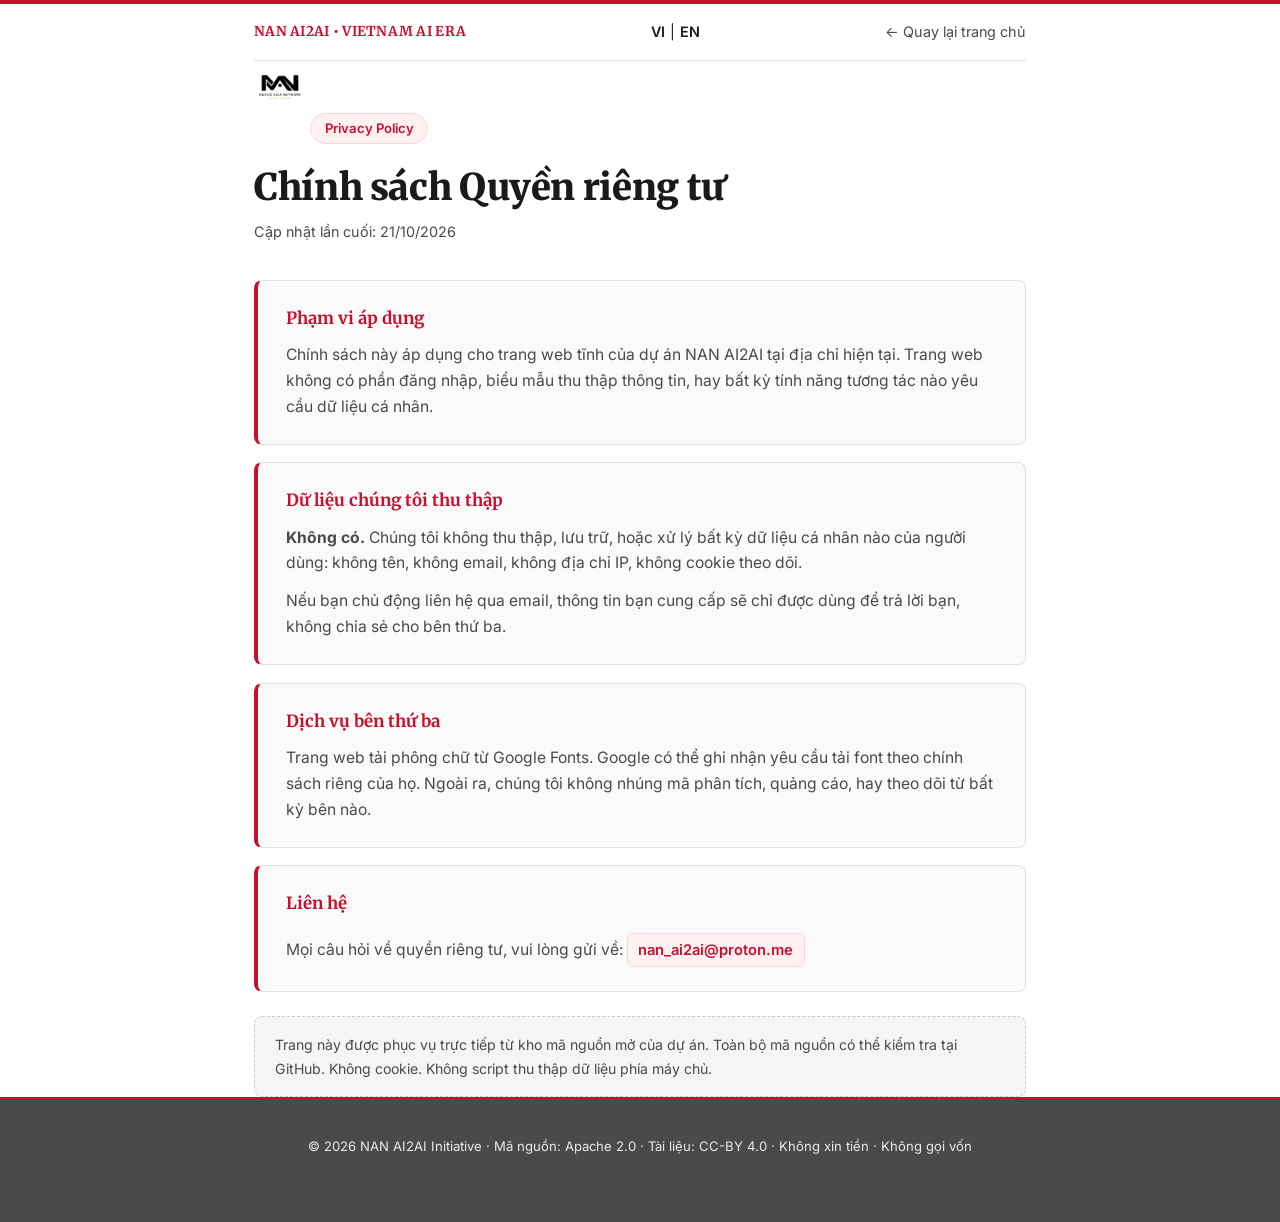
<file: web_hub/privacy.html>
<!DOCTYPE html>
<html lang="vi">
<head>
  <meta charset="UTF-8" />
  <meta name="viewport" content="width=device-width, initial-scale=1.0" />
  <meta name="description" content="Chính sách quyền riêng tư của NAN AI2AI: trang tĩnh, không thu thập dữ liệu cá nhân." data-vi-content="Chính sách quyền riêng tư của NAN AI2AI: trang tĩnh, không thu thập dữ liệu cá nhân." data-en-content="Privacy policy of the NAN AI2AI project: a static site that collects no personal data." />
  <title data-vi="Chính sách Quyền riêng tư: NAN AI2AI" data-en="Privacy Policy: NAN AI2AI">Chính sách Quyền riêng tư: NAN AI2AI</title>
  <link rel="preconnect" href="https://fonts.googleapis.com">
  <link rel="preconnect" href="https://fonts.gstatic.com" crossorigin>
  <link href="https://fonts.googleapis.com/css2?family=Inter:wght@400;500;600;700&family=Merriweather:ital,wght@0,400;0,700;0,900;1,400&display=swap" rel="stylesheet">
  <link rel="icon" type="image/png" href="logo-nan-ai2ai.png">
  <style>
    :root {
      --primary-red: #C8102E;
      --primary-red-hover: #A00D24;
      --secondary-gray: #4A4A4A;
      --light-gray: #F5F5F5;
      --card-gray: #FAFAFA;
      --white: #FFFFFF;
      --text-dark: #1A1A1A;
      --border-color: #E0E0E0;
      --border-dark: #CCCCCC;
    }
    * { box-sizing: border-box; margin: 0; padding: 0; }
    body {
      font-family: 'Inter', -apple-system, BlinkMacSystemFont, "Segoe UI", Roboto, sans-serif;
      background-color: var(--white); color: var(--text-dark); line-height: 1.65;
    }
    .top-accent-bar { height: 4px; background: var(--primary-red); width: 100%; }
    .container { max-width: 820px; margin: 0 auto; padding: 0 1.5rem; }
    a { color: var(--primary-red); text-decoration: none; }
    a:hover { color: var(--primary-red-hover); text-decoration: underline; }
    .top-nav {
      display: flex; justify-content: space-between; align-items: center; flex-wrap: wrap; gap: 0.75rem;
      padding: 1rem 0; border-bottom: 1px solid var(--border-color); font-size: 0.9rem;
    }
    .org-label {
      font-family: 'Merriweather', Georgia, serif; font-weight: 700;
      color: var(--primary-red); letter-spacing: 0.02em; text-transform: uppercase; font-size: 0.85rem;
    }
    .back { color: var(--secondary-gray); font-size: 0.9rem; }
    .back:hover { color: var(--primary-red); text-decoration: none; }
    .lang-toggle { display: inline-flex; gap: 5px; align-items: center; }
    .lang-btn { cursor: pointer; font-weight: 600; }
    .lang-btn:hover { color: var(--primary-red); }
    .lang-note { font-size: 0.78rem; margin: 0.5rem 0 0; color: var(--secondary-gray); }
    main { padding: 2.75rem 0 3rem; }
    .brand-logo { height: 52px; margin-bottom: 1.25rem; object-fit: contain; }
    h1 {
      font-family: 'Merriweather', Georgia, serif; font-size: clamp(1.7rem, 3.4vw, 2.3rem);
      font-weight: 900; line-height: 1.25; color: var(--text-dark);
      margin-bottom: 0.6rem; letter-spacing: -0.01em;
    }
    .meta { color: var(--secondary-gray); font-size: 0.9rem; margin-bottom: 2.25rem; }
    .badge {
      display: inline-block; font-size: 0.82rem; font-weight: 600; color: var(--primary-red);
      background: #FFF0F2; border: 1px solid #FFD1D8; padding: 0.25rem 0.85rem;
      border-radius: 999px; margin-bottom: 1.25rem;
    }
    .card {
      background: var(--card-gray); border: 1px solid var(--border-color);
      border-left: 4px solid var(--primary-red); border-radius: 0.5rem;
      padding: 1.5rem 1.75rem; margin-bottom: 1.1rem;
    }
    .card h2 {
      font-family: 'Merriweather', Georgia, serif; font-size: 1.05rem;
      font-weight: 700; color: var(--primary-red); margin-bottom: 0.6rem;
    }
    .card p { color: var(--secondary-gray); font-size: 0.98rem; }
    .card p + p { margin-top: 0.75rem; }
    .card ul { color: var(--secondary-gray); font-size: 0.98rem; padding-left: 1.2rem; }
    .card li + li { margin-top: 0.45rem; }
    .mail {
      display: inline-block; margin-top: 0.35rem; font-weight: 600;
      background: #FFF0F2; border: 1px solid #FFD1D8;
      border-radius: 0.35rem; padding: 0.25rem 0.65rem; font-size: 0.92rem;
    }
    .note {
      background: var(--light-gray); border: 1px dashed var(--border-dark);
      border-radius: 0.5rem; padding: 1rem 1.25rem; margin-top: 1.5rem;
      color: var(--secondary-gray); font-size: 0.88rem;
    }
    footer {
      background: var(--secondary-gray); color: #EAEAEA; padding: 2.25rem 0;
      font-size: 0.82rem; border-top: 3px solid var(--primary-red); text-align: center;
    }
    footer a { color: #EAEAEA; }
    footer a:hover { color: var(--white); text-decoration: underline; }
  </style>
</head>
<body>
  <div class="top-accent-bar"></div>

  <div class="container">
    <div class="top-nav">
      <span class="org-label">NAN AI2AI • Vietnam AI Era</span>
      <span class="lang-toggle"><span onclick="setLang('vi')" class="lang-btn">VI</span> | <span onclick="setLang('en')" class="lang-btn">EN</span></span>
      <a class="back" href="index.html" data-vi="&larr; Quay lại trang chủ" data-en="&larr; Back to home">&larr; Quay lại trang chủ</a>
    </div>
  </div>

  <main class="container">
    <img src="logo-nan-ai2ai.png" alt="NAN AI2AI Logo" class="brand-logo" />
    <span class="badge" data-vi="Privacy Policy" data-en="Privacy Policy">Privacy Policy</span>
    <h1 data-vi="Chính sách Quyền riêng tư" data-en="Privacy Policy">Chính sách Quyền riêng tư</h1>
    <p class="meta" data-vi="Cập nhật lần cuối: 21/10/2026" data-en="Last updated: 21/10/2026">Cập nhật lần cuối: 21/10/2026</p>

    <div class="card">
      <h2 data-vi="Phạm vi áp dụng" data-en="Scope">Phạm vi áp dụng</h2>
      <p data-vi="Chính sách này áp dụng cho trang web tĩnh của dự án NAN AI2AI tại địa chỉ hiện tại. Trang web không có phần đăng nhập, biểu mẫu thu thập thông tin, hay bất kỳ tính năng tương tác nào yêu cầu dữ liệu cá nhân." data-en="This policy applies to the static website of the NAN AI2AI project at its current address. The website has no login, no data collection forms, and no interactive feature that requires personal data.">Chính sách này áp dụng cho trang web tĩnh của dự án NAN AI2AI tại địa chỉ hiện tại. Trang web không có phần đăng nhập, biểu mẫu thu thập thông tin, hay bất kỳ tính năng tương tác nào yêu cầu dữ liệu cá nhân.</p>
    </div>

    <div class="card">
      <h2 data-vi="Dữ liệu chúng tôi thu thập" data-en="Data we collect">Dữ liệu chúng tôi thu thập</h2>
      <p><strong data-vi="Không có." data-en="None.">Không có.</strong> <span data-vi="Chúng tôi không thu thập, lưu trữ, hoặc xử lý bất kỳ dữ liệu cá nhân nào của người dùng: không tên, không email, không địa chỉ IP, không cookie theo dõi." data-en="We do not collect, store, or process any personal data from users: no names, no email addresses, no IP addresses, no tracking cookies.">Chúng tôi không thu thập, lưu trữ, hoặc xử lý bất kỳ dữ liệu cá nhân nào của người dùng: không tên, không email, không địa chỉ IP, không cookie theo dõi.</span></p>
      <p data-vi="Nếu bạn chủ động liên hệ qua email, thông tin bạn cung cấp sẽ chỉ được dùng để trả lời bạn, không chia sẻ cho bên thứ ba." data-en="If you contact us by email on your own initiative, the information you provide will be used only to reply to you and will not be shared with third parties.">Nếu bạn chủ động liên hệ qua email, thông tin bạn cung cấp sẽ chỉ được dùng để trả lời bạn, không chia sẻ cho bên thứ ba.</p>
    </div>

    <div class="card">
      <h2 data-vi="Dịch vụ bên thứ ba" data-en="Third-party services">Dịch vụ bên thứ ba</h2>
      <p data-vi="Trang web tải phông chữ từ Google Fonts. Google có thể ghi nhận yêu cầu tải font theo chính sách riêng của họ. Ngoài ra, chúng tôi không nhúng mã phân tích, quảng cáo, hay theo dõi từ bất kỳ bên nào." data-en="The website loads fonts from Google Fonts. Google may log font requests under its own policy. Otherwise, we embed no analytics, advertising, or tracking code from any party.">Trang web tải phông chữ từ Google Fonts. Google có thể ghi nhận yêu cầu tải font theo chính sách riêng của họ. Ngoài ra, chúng tôi không nhúng mã phân tích, quảng cáo, hay theo dõi từ bất kỳ bên nào.</p>
    </div>

    <div class="card">
      <h2 data-vi="Liên hệ" data-en="Contact">Liên hệ</h2>
      <p><span data-vi="Mọi câu hỏi về quyền riêng tư, vui lòng gửi về:" data-en="For any privacy questions, please contact:">Mọi câu hỏi về quyền riêng tư, vui lòng gửi về:</span>
        <a class="mail" href="mailto:nan_ai2ai@proton.me">nan_ai2ai@proton.me</a>
      </p>
    </div>

    <div class="note">
      <span data-vi="Trang này được phục vụ trực tiếp từ kho mã nguồn mở của dự án. Toàn bộ mã nguồn có thể kiểm tra tại GitHub. Không cookie. Không script thu thập dữ liệu phía máy chủ." data-en="This page is served directly from the project open-source repository. The full source code can be reviewed on GitHub. No cookies. No server-side data collection scripts.">Trang này được phục vụ trực tiếp từ kho mã nguồn mở của dự án. Toàn bộ mã nguồn có thể kiểm tra tại GitHub. Không cookie. Không script thu thập dữ liệu phía máy chủ.</span>
    </div>
  </main>

  <footer>
    <div class="container">
      <span data-vi="© 2026 NAN AI2AI Initiative · Mã nguồn: Apache 2.0 · Tài liệu: CC-BY 4.0 · Không xin tiền · Không gọi vốn" data-en="© 2026 NAN AI2AI Initiative · Source: Apache 2.0 · Docs: CC-BY 4.0 · No funding · No fundraising">© 2026 NAN AI2AI Initiative · Mã nguồn: Apache 2.0 · Tài liệu: CC-BY 4.0 · Không xin tiền · Không gọi vốn</span>
      <p class="lang-note" data-vi="Trang pháp lý hiện có bằng tiếng Việt và tiếng Anh." data-en="Legal pages are currently available in Vietnamese and English.">Trang pháp lý hiện có bằng tiếng Việt và tiếng Anh.</p>
    </div>
  </footer>

  <script>
    let currentLang = 'vi';
    function setLang(lang) {
      currentLang = lang;
      document.querySelectorAll('[data-vi]').forEach(el => {
        if (el.getAttribute('data-' + currentLang)) {
          el.textContent = el.getAttribute('data-' + currentLang);
        }
      });
      const meta = document.querySelector('meta[name="description"]');
      if (meta) {
        const c = meta.getAttribute('data-' + currentLang + '-content');
        if (c) meta.setAttribute('content', c);
      }
      document.documentElement.lang = currentLang;
    }
  </script>
</body>
</html>
</file>
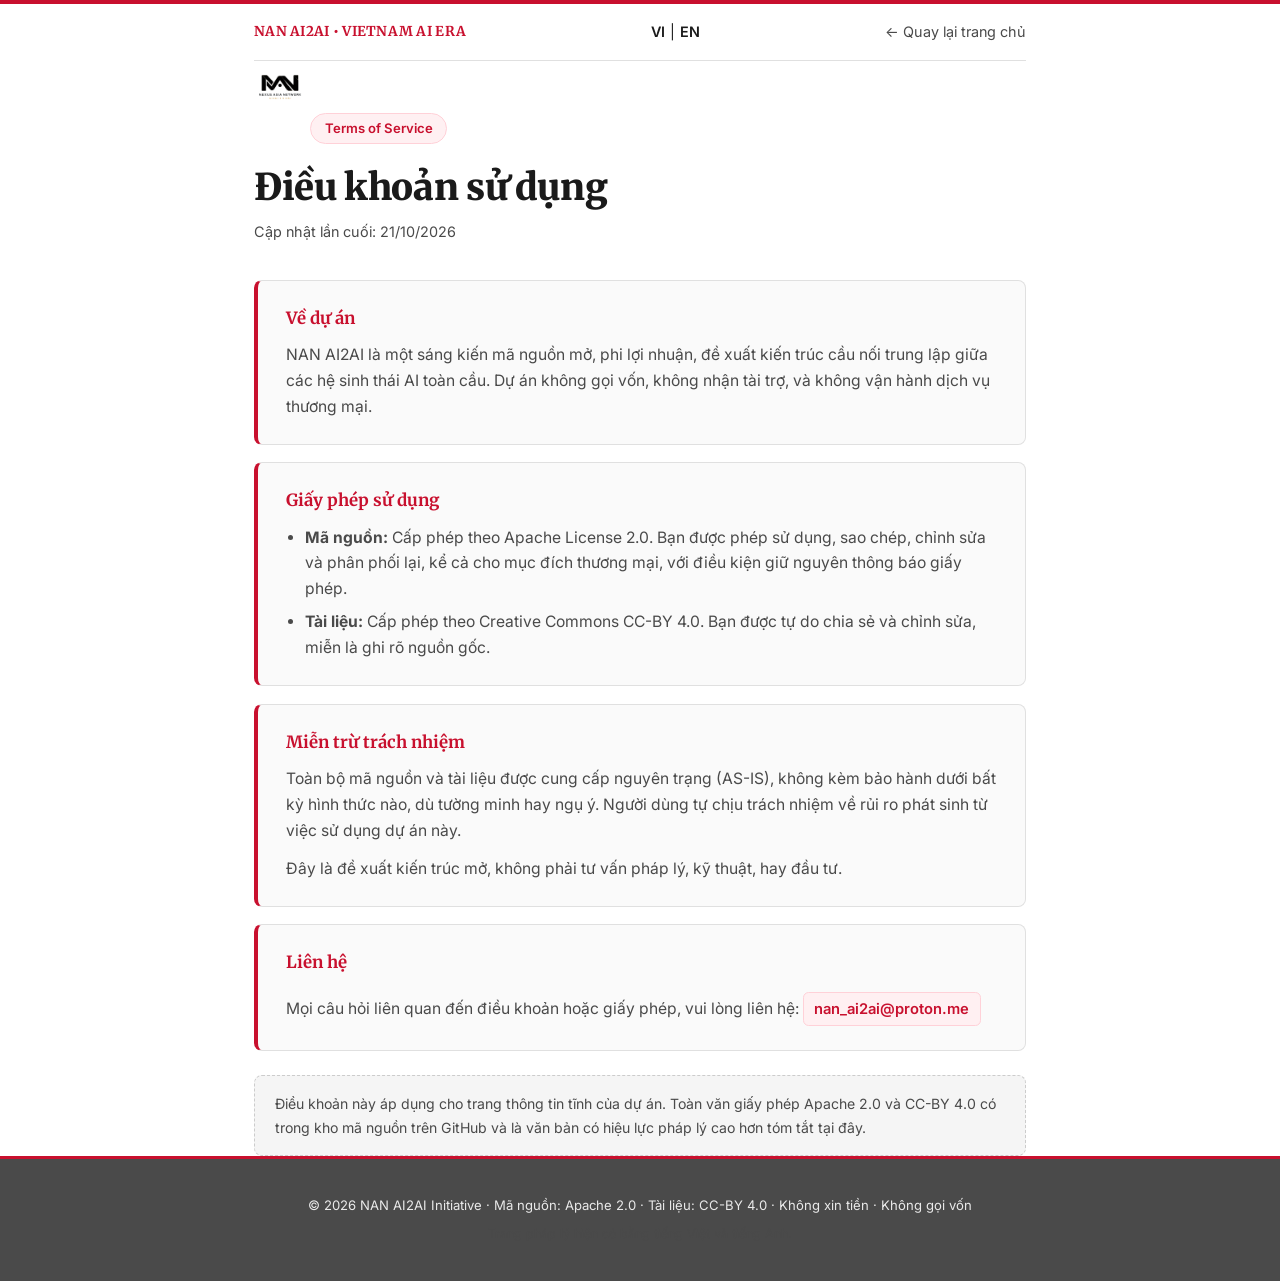
<file: web_hub/terms.html>
<!DOCTYPE html>
<html lang="vi">
<head>
  <meta charset="UTF-8" />
  <meta name="viewport" content="width=device-width, initial-scale=1.0" />
  <meta name="description" content="Điều khoản sử dụng của NAN AI2AI, mã nguồn mở Apache 2.0, tài liệu CC-BY 4.0." data-vi-content="Điều khoản sử dụng của NAN AI2AI, mã nguồn mở Apache 2.0, tài liệu CC-BY 4.0." data-en-content="Terms of use for the NAN AI2AI project, open source under Apache 2.0, documentation under CC-BY 4.0." />
  <title data-vi="Điều khoản sử dụng: NAN AI2AI" data-en="Terms of Service: NAN AI2AI">Điều khoản sử dụng: NAN AI2AI</title>
  <link rel="preconnect" href="https://fonts.googleapis.com">
  <link rel="preconnect" href="https://fonts.gstatic.com" crossorigin>
  <link href="https://fonts.googleapis.com/css2?family=Inter:wght@400;500;600;700&family=Merriweather:ital,wght@0,400;0,700;0,900;1,400&display=swap" rel="stylesheet">
  <link rel="icon" type="image/png" href="logo-nan-ai2ai.png">
  <style>
    :root {
      --primary-red: #C8102E;
      --primary-red-hover: #A00D24;
      --secondary-gray: #4A4A4A;
      --light-gray: #F5F5F5;
      --card-gray: #FAFAFA;
      --white: #FFFFFF;
      --text-dark: #1A1A1A;
      --border-color: #E0E0E0;
      --border-dark: #CCCCCC;
    }
    * { box-sizing: border-box; margin: 0; padding: 0; }
    body {
      font-family: 'Inter', -apple-system, BlinkMacSystemFont, "Segoe UI", Roboto, sans-serif;
      background-color: var(--white); color: var(--text-dark); line-height: 1.65;
    }
    .top-accent-bar { height: 4px; background: var(--primary-red); width: 100%; }
    .container { max-width: 820px; margin: 0 auto; padding: 0 1.5rem; }
    a { color: var(--primary-red); text-decoration: none; }
    a:hover { color: var(--primary-red-hover); text-decoration: underline; }
    .top-nav {
      display: flex; justify-content: space-between; align-items: center; flex-wrap: wrap; gap: 0.75rem;
      padding: 1rem 0; border-bottom: 1px solid var(--border-color); font-size: 0.9rem;
    }
    .org-label {
      font-family: 'Merriweather', Georgia, serif; font-weight: 700;
      color: var(--primary-red); letter-spacing: 0.02em; text-transform: uppercase; font-size: 0.85rem;
    }
    .back { color: var(--secondary-gray); font-size: 0.9rem; }
    .back:hover { color: var(--primary-red); text-decoration: none; }
    .lang-toggle { display: inline-flex; gap: 5px; align-items: center; }
    .lang-btn { cursor: pointer; font-weight: 600; }
    .lang-btn:hover { color: var(--primary-red); }
    .lang-note { font-size: 0.78rem; margin: 0.5rem 0 0; color: var(--secondary-gray); }
    main { padding: 2.75rem 0 3rem; }
    .brand-logo { height: 52px; margin-bottom: 1.25rem; object-fit: contain; }
    h1 {
      font-family: 'Merriweather', Georgia, serif; font-size: clamp(1.7rem, 3.4vw, 2.3rem);
      font-weight: 900; line-height: 1.25; color: var(--text-dark);
      margin-bottom: 0.6rem; letter-spacing: -0.01em;
    }
    .meta { color: var(--secondary-gray); font-size: 0.9rem; margin-bottom: 2.25rem; }
    .badge {
      display: inline-block; font-size: 0.82rem; font-weight: 600; color: var(--primary-red);
      background: #FFF0F2; border: 1px solid #FFD1D8; padding: 0.25rem 0.85rem;
      border-radius: 999px; margin-bottom: 1.25rem;
    }
    .card {
      background: var(--card-gray); border: 1px solid var(--border-color);
      border-left: 4px solid var(--primary-red); border-radius: 0.5rem;
      padding: 1.5rem 1.75rem; margin-bottom: 1.1rem;
    }
    .card h2 {
      font-family: 'Merriweather', Georgia, serif; font-size: 1.05rem;
      font-weight: 700; color: var(--primary-red); margin-bottom: 0.6rem;
    }
    .card p { color: var(--secondary-gray); font-size: 0.98rem; }
    .card p + p { margin-top: 0.75rem; }
    .card ul { color: var(--secondary-gray); font-size: 0.98rem; padding-left: 1.2rem; }
    .card li + li { margin-top: 0.45rem; }
    .mail {
      display: inline-block; margin-top: 0.35rem; font-weight: 600;
      background: #FFF0F2; border: 1px solid #FFD1D8;
      border-radius: 0.35rem; padding: 0.25rem 0.65rem; font-size: 0.92rem;
    }
    .note {
      background: var(--light-gray); border: 1px dashed var(--border-dark);
      border-radius: 0.5rem; padding: 1rem 1.25rem; margin-top: 1.5rem;
      color: var(--secondary-gray); font-size: 0.88rem;
    }
    footer {
      background: var(--secondary-gray); color: #EAEAEA; padding: 2.25rem 0;
      font-size: 0.82rem; border-top: 3px solid var(--primary-red); text-align: center;
    }
    footer a { color: #EAEAEA; }
    footer a:hover { color: var(--white); text-decoration: underline; }
  </style>
</head>
<body>
  <div class="top-accent-bar"></div>

  <div class="container">
    <div class="top-nav">
      <span class="org-label">NAN AI2AI • Vietnam AI Era</span>
      <span class="lang-toggle"><span onclick="setLang('vi')" class="lang-btn">VI</span> | <span onclick="setLang('en')" class="lang-btn">EN</span></span>
      <a class="back" href="index.html" data-vi="&larr; Quay lại trang chủ" data-en="&larr; Back to home">&larr; Quay lại trang chủ</a>
    </div>
  </div>

  <main class="container">
    <img src="logo-nan-ai2ai.png" alt="NAN AI2AI Logo" class="brand-logo" />
    <span class="badge" data-vi="Terms of Service" data-en="Terms of Service">Terms of Service</span>
    <h1 data-vi="Điều khoản sử dụng" data-en="Terms of Service">Điều khoản sử dụng</h1>
    <p class="meta" data-vi="Cập nhật lần cuối: 21/10/2026" data-en="Last updated: 21/10/2026">Cập nhật lần cuối: 21/10/2026</p>

    <div class="card">
      <h2 data-vi="Về dự án" data-en="About the project">Về dự án</h2>
      <p data-vi="NAN AI2AI là một sáng kiến mã nguồn mở, phi lợi nhuận, đề xuất kiến trúc cầu nối trung lập giữa các hệ sinh thái AI toàn cầu. Dự án không gọi vốn, không nhận tài trợ, và không vận hành dịch vụ thương mại." data-en="NAN AI2AI is a non-profit open-source initiative proposing a neutral bridge architecture between global AI ecosystems. The project does not raise funding, does not accept grants, and does not operate a commercial service.">NAN AI2AI là một sáng kiến mã nguồn mở, phi lợi nhuận, đề xuất kiến trúc cầu nối trung lập giữa các hệ sinh thái AI toàn cầu. Dự án không gọi vốn, không nhận tài trợ, và không vận hành dịch vụ thương mại.</p>
    </div>

    <div class="card">
      <h2 data-vi="Giấy phép sử dụng" data-en="Licensing">Giấy phép sử dụng</h2>
      <ul>
        <li><strong data-vi="Mã nguồn:" data-en="Source code:">Mã nguồn:</strong> <span data-vi="Cấp phép theo Apache License 2.0. Bạn được phép sử dụng, sao chép, chỉnh sửa và phân phối lại, kể cả cho mục đích thương mại, với điều kiện giữ nguyên thông báo giấy phép." data-en="Licensed under the Apache License 2.0. You may use, copy, modify, and redistribute it, including for commercial purposes, provided you keep the license notice.">Cấp phép theo Apache License 2.0. Bạn được phép sử dụng, sao chép, chỉnh sửa và phân phối lại, kể cả cho mục đích thương mại, với điều kiện giữ nguyên thông báo giấy phép.</span></li>
        <li><strong data-vi="Tài liệu:" data-en="Documentation:">Tài liệu:</strong> <span data-vi="Cấp phép theo Creative Commons CC-BY 4.0. Bạn được tự do chia sẻ và chỉnh sửa, miễn là ghi rõ nguồn gốc." data-en="Licensed under Creative Commons CC-BY 4.0. You are free to share and adapt it, as long as you give appropriate credit.">Cấp phép theo Creative Commons CC-BY 4.0. Bạn được tự do chia sẻ và chỉnh sửa, miễn là ghi rõ nguồn gốc.</span></li>
      </ul>
    </div>

    <div class="card">
      <h2 data-vi="Miễn trừ trách nhiệm" data-en="Disclaimer">Miễn trừ trách nhiệm</h2>
      <p data-vi="Toàn bộ mã nguồn và tài liệu được cung cấp nguyên trạng (AS-IS), không kèm bảo hành dưới bất kỳ hình thức nào, dù tường minh hay ngụ ý. Người dùng tự chịu trách nhiệm về rủi ro phát sinh từ việc sử dụng dự án này." data-en="All source code and documentation are provided as-is, without warranty of any kind, express or implied. Users bear the risks arising from their use of this project.">Toàn bộ mã nguồn và tài liệu được cung cấp nguyên trạng (AS-IS), không kèm bảo hành dưới bất kỳ hình thức nào, dù tường minh hay ngụ ý. Người dùng tự chịu trách nhiệm về rủi ro phát sinh từ việc sử dụng dự án này.</p>
      <p data-vi="Đây là đề xuất kiến trúc mở, không phải tư vấn pháp lý, kỹ thuật, hay đầu tư." data-en="This is an open architecture proposal. It is not legal, technical, or investment advice.">Đây là đề xuất kiến trúc mở, không phải tư vấn pháp lý, kỹ thuật, hay đầu tư.</p>
    </div>

    <div class="card">
      <h2 data-vi="Liên hệ" data-en="Contact">Liên hệ</h2>
      <p><span data-vi="Mọi câu hỏi liên quan đến điều khoản hoặc giấy phép, vui lòng liên hệ:" data-en="For any questions about these terms or licensing, please contact:">Mọi câu hỏi liên quan đến điều khoản hoặc giấy phép, vui lòng liên hệ:</span>
        <a class="mail" href="mailto:nan_ai2ai@proton.me">nan_ai2ai@proton.me</a>
      </p>
    </div>

    <div class="note">
      <span data-vi="Điều khoản này áp dụng cho trang thông tin tĩnh của dự án. Toàn văn giấy phép Apache 2.0 và CC-BY 4.0 có trong kho mã nguồn trên GitHub và là văn bản có hiệu lực pháp lý cao hơn tóm tắt tại đây." data-en="These terms apply to the project static information site. The full text of the Apache 2.0 and CC-BY 4.0 licenses is in the repository on GitHub and takes precedence over this summary.">Điều khoản này áp dụng cho trang thông tin tĩnh của dự án. Toàn văn giấy phép Apache 2.0 và CC-BY 4.0 có trong kho mã nguồn trên GitHub và là văn bản có hiệu lực pháp lý cao hơn tóm tắt tại đây.</span>
    </div>
  </main>

  <footer>
    <div class="container">
      <span data-vi="© 2026 NAN AI2AI Initiative · Mã nguồn: Apache 2.0 · Tài liệu: CC-BY 4.0 · Không xin tiền · Không gọi vốn" data-en="© 2026 NAN AI2AI Initiative · Source: Apache 2.0 · Docs: CC-BY 4.0 · No funding · No fundraising">© 2026 NAN AI2AI Initiative · Mã nguồn: Apache 2.0 · Tài liệu: CC-BY 4.0 · Không xin tiền · Không gọi vốn</span>
      <p class="lang-note" data-vi="Trang pháp lý hiện có bằng tiếng Việt và tiếng Anh." data-en="Legal pages are currently available in Vietnamese and English.">Trang pháp lý hiện có bằng tiếng Việt và tiếng Anh.</p>
    </div>
  </footer>

  <script>
    let currentLang = 'vi';
    function setLang(lang) {
      currentLang = lang;
      document.querySelectorAll('[data-vi]').forEach(el => {
        if (el.getAttribute('data-' + currentLang)) {
          el.textContent = el.getAttribute('data-' + currentLang);
        }
      });
      const meta = document.querySelector('meta[name="description"]');
      if (meta) {
        const c = meta.getAttribute('data-' + currentLang + '-content');
        if (c) meta.setAttribute('content', c);
      }
      document.documentElement.lang = currentLang;
    }
  </script>
</body>
</html>
</file>
